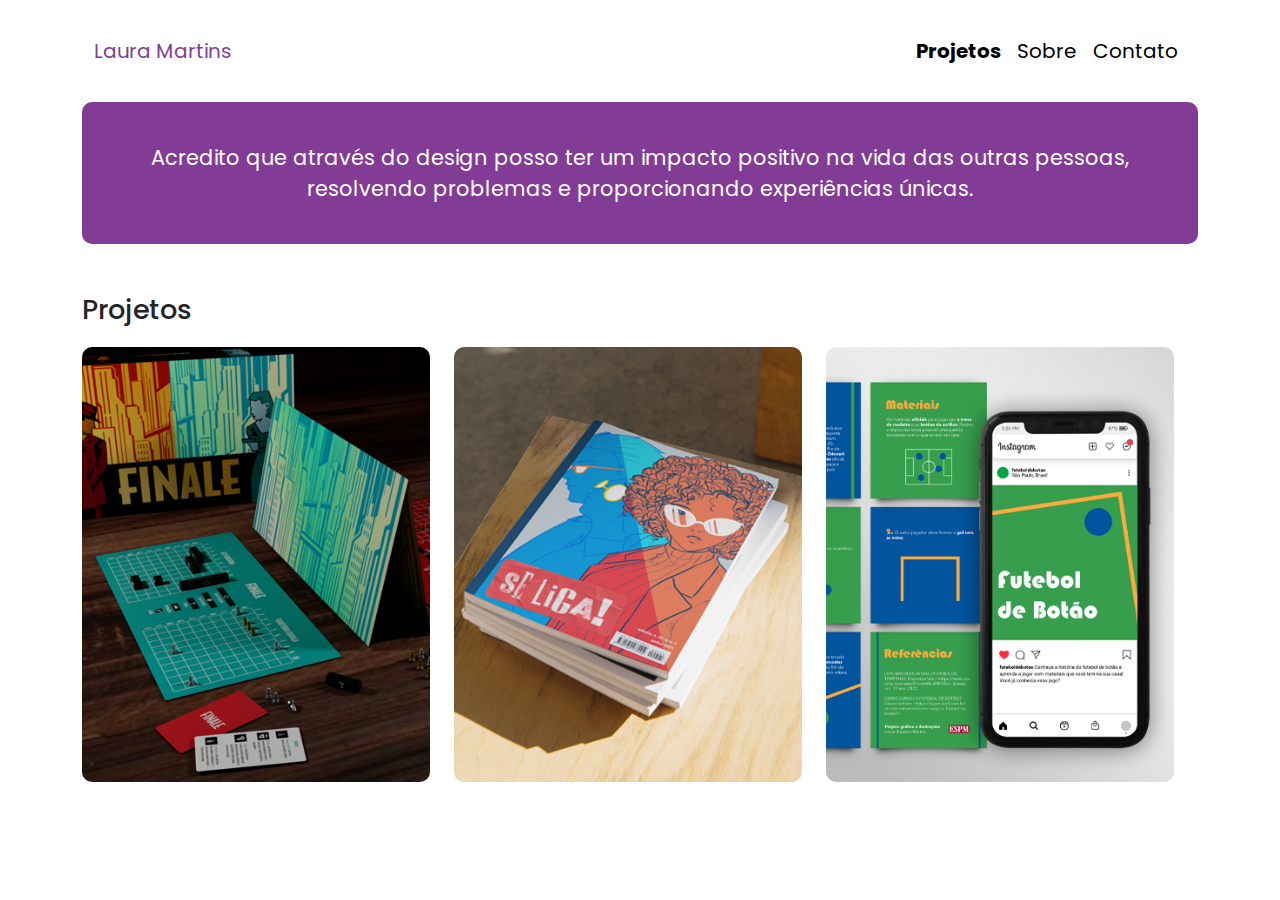
<file: index.html>
<!DOCTYPE html>
<html lang="en">

<head>
    <meta charset="UTF-8">
    <meta name="viewport" content="width=device-width, initial-scale=1.0">
    <title>Laura Martins</title>
    <link href="https://cdn.jsdelivr.net/npm/bootstrap@5.3.3/dist/css/bootstrap.min.css" rel="stylesheet" integrity="sha384-QWTKZyjpPEjISv5WaRU9OFeRpok6YctnYmDr5pNlyT2bRjXh0JMhjY6hW+ALEwIH" crossorigin="anonymous">
    <link rel="stylesheet" href="estilos.css">
    <link rel="preconnect" href="https://fonts.googleapis.com">
    <link rel="preconnect" href="https://fonts.gstatic.com" crossorigin>
    <link href="https://fonts.googleapis.com/css2?family=Poppins:ital,wght@0,100;0,200;0,300;0,400;0,500;0,600;0,700;0,800;0,900;1,100;1,200;1,300;1,400;1,500;1,600;1,700;1,800;1,900&display=swap" rel="stylesheet">
</head>

<body>
    <div id="principal" class="container">
      <nav class="navbar navbar-expand-lg">
        <div class="container-fluid">
          <a class="navbar-brand">Laura Martins</a>
          <button class="navbar-toggler" type="button" data-bs-toggle="collapse" data-bs-target="#navbarNavAltMarkup" aria-controls="navbarNavAltMarkup" aria-expanded="false" aria-label="Toggle navigation">
            <span class="navbar-toggler-icon"></span>
          </button>
          <div class="collapse navbar-collapse justify-content-end" id="navbarNavAltMarkup">
            <div class="navbar-nav">
              <a class="nav-link active" aria-current="page" href="#">Projetos</a>
              <a class="nav-link" href="sobre.html">Sobre</a>
              <a class="nav-link" href="contato.html">Contato</a>
            </div>
          </div>
        </div>
      </nav>

        <div id="frase">
          Acredito que através do design posso ter um impacto positivo na vida das outras pessoas, resolvendo problemas e proporcionando experiências únicas.
        </div>

        <h1>Projetos</h1>

        <div id="projetos" class="row justify-content-around">
          <div class="col-sm-4">
            <a href="projeto1.html">
              <img src="imagens/finale1.png" alt="Finale" id="projeto1" class="projetoimg">
              <p> </p>
            </a>
          </div>
          <div class="col-sm-4">
            <a href="projeto2.html">
              <img src="imagens/revista1.png" alt="Se Liga!" id="projeto2" class="projetoimg">
              <p> </p>
            </a>
          </div>
          <div class="col-sm-4">
            <a href="projeto3.html">
              <img src="imagens/futebol1.png" alt="Estalos Muleke" id="projeto3" class="projetoimg">
              <p> </p>
            </a>
          </div>
        </div>

        </div>
  
<script src="https://cdn.jsdelivr.net/npm/bootstrap@5.3.3/dist/js/bootstrap.bundle.min.js" integrity="sha384-YvpcrYf0tY3lHB60NNkmXc5s9fDVZLESaAA55NDzOxhy9GkcIdslK1eN7N6jIeHz" crossorigin="anonymous"></script>

</body>

</html>
</file>
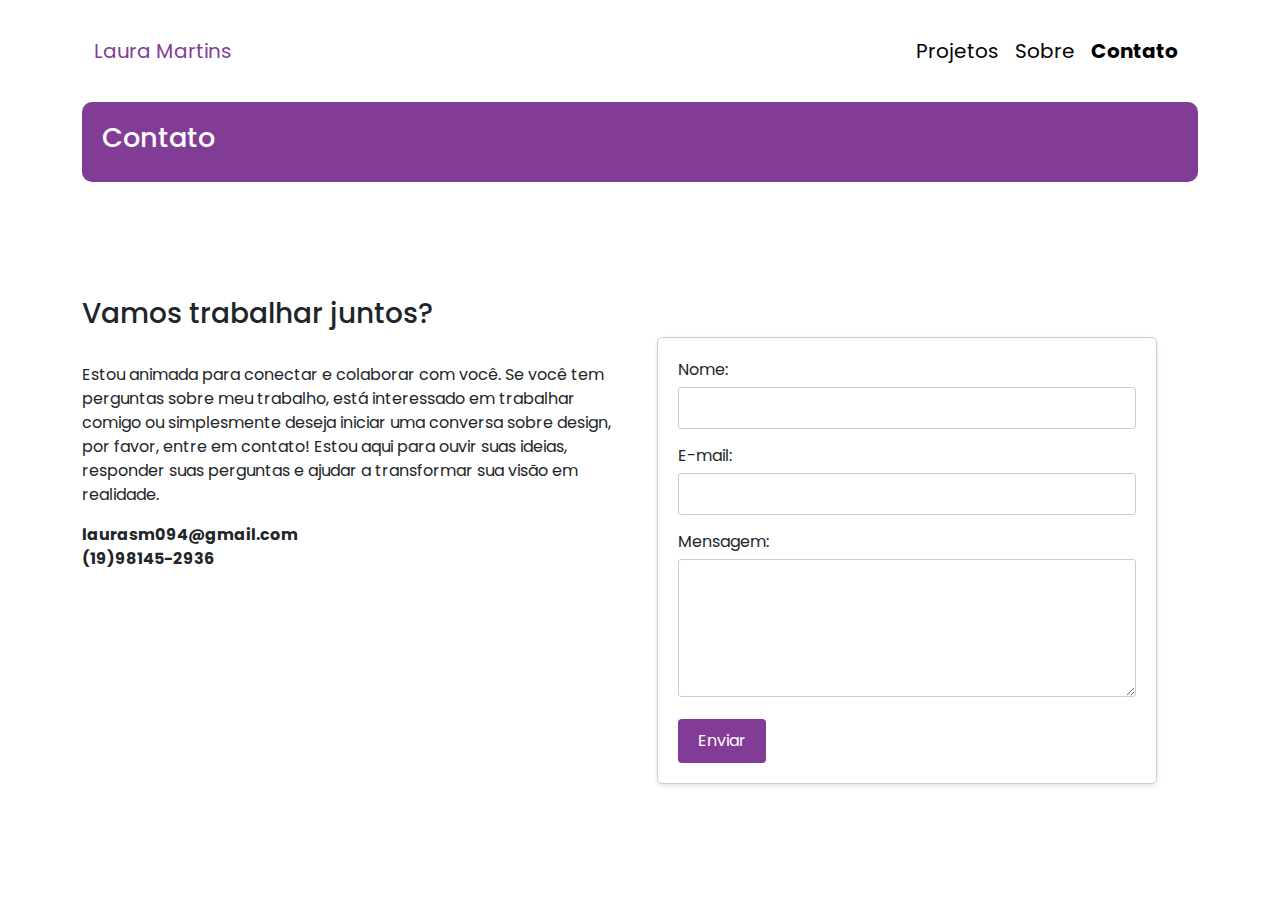
<file: contato.html>
<!DOCTYPE html>
<html lang="en">

<head>
    <meta charset="UTF-8">
    <meta name="viewport" content="width=device-width, initial-scale=1.0">
    <title>Contato</title>
    <link href="https://cdn.jsdelivr.net/npm/bootstrap@5.3.3/dist/css/bootstrap.min.css" rel="stylesheet" integrity="sha384-QWTKZyjpPEjISv5WaRU9OFeRpok6YctnYmDr5pNlyT2bRjXh0JMhjY6hW+ALEwIH" crossorigin="anonymous">
    <link rel="stylesheet" href="estilos.css">
    <link rel="preconnect" href="https://fonts.googleapis.com">
    <link rel="preconnect" href="https://fonts.gstatic.com" crossorigin>
    <link href="https://fonts.googleapis.com/css2?family=Poppins:ital,wght@0,100;0,200;0,300;0,400;0,500;0,600;0,700;0,800;0,900;1,100;1,200;1,300;1,400;1,500;1,600;1,700;1,800;1,900&display=swap" rel="stylesheet">
</head>

<body>
    <div id="principal" class="container">
      <nav class="navbar navbar-expand-lg">
        <div class="container-fluid">
          <a class="navbar-brand">Laura Martins</a>
          <button class="navbar-toggler" type="button" data-bs-toggle="collapse" data-bs-target="#navbarNavAltMarkup" aria-controls="navbarNavAltMarkup" aria-expanded="false" aria-label="Toggle navigation">
            <span class="navbar-toggler-icon"></span>
          </button>
          <div class="collapse navbar-collapse justify-content-end" id="navbarNavAltMarkup">
            <div class="navbar-nav">
              <a class="nav-link" href="index.html">Projetos</a>
              <a class="nav-link" href="sobre.html">Sobre</a>
              <a class="nav-link active" aria-current="page" href="#">Contato</a>
            </div>
          </div>
        </div>
      </nav>

      <div class="titulo">
        <h1>Contato</h1>
      </div>

      <div id="contato" class="row justify-content-around">
        <div class="col-sm-6" id="contatotexto">
          <h3>Vamos trabalhar juntos?</h3><br>
          <p>Estou animada para conectar e colaborar com você. Se você tem perguntas sobre meu trabalho, está interessado em trabalhar comigo ou simplesmente deseja iniciar uma conversa sobre design, por favor, entre em contato! Estou aqui para ouvir suas ideias, responder suas perguntas e ajudar a transformar sua visão em realidade.</p>
          <p><b>laurasm094@gmail.com<br>(19)98145-2936</b></p>
        </div>
        <div class="col-sm-6" id="form">
          <form id="contatoForm">
          
            <div class="campo">
              <label for="nome">Nome:</label>
              <input type="text" id="nome" name="nome" required>
            </div>
          
            <div class="campo">
              <label for="email">E-mail:</label>
              <input type="email" id="email" name="email" required>
            </div>
          
            <div class="campo">
              <label for="mensagem">Mensagem:</label>
              <textarea id="mensagem" name="mensagem" rows="5" required></textarea>
            </div>
          
            <button type="submit">Enviar</button>
          </form>
        </div>
      </div>

    </div>
  
<script src="https://cdn.jsdelivr.net/npm/bootstrap@5.3.3/dist/js/bootstrap.bundle.min.js" integrity="sha384-YvpcrYf0tY3lHB60NNkmXc5s9fDVZLESaAA55NDzOxhy9GkcIdslK1eN7N6jIeHz" crossorigin="anonymous"></script>
</body>

</html>
</file>
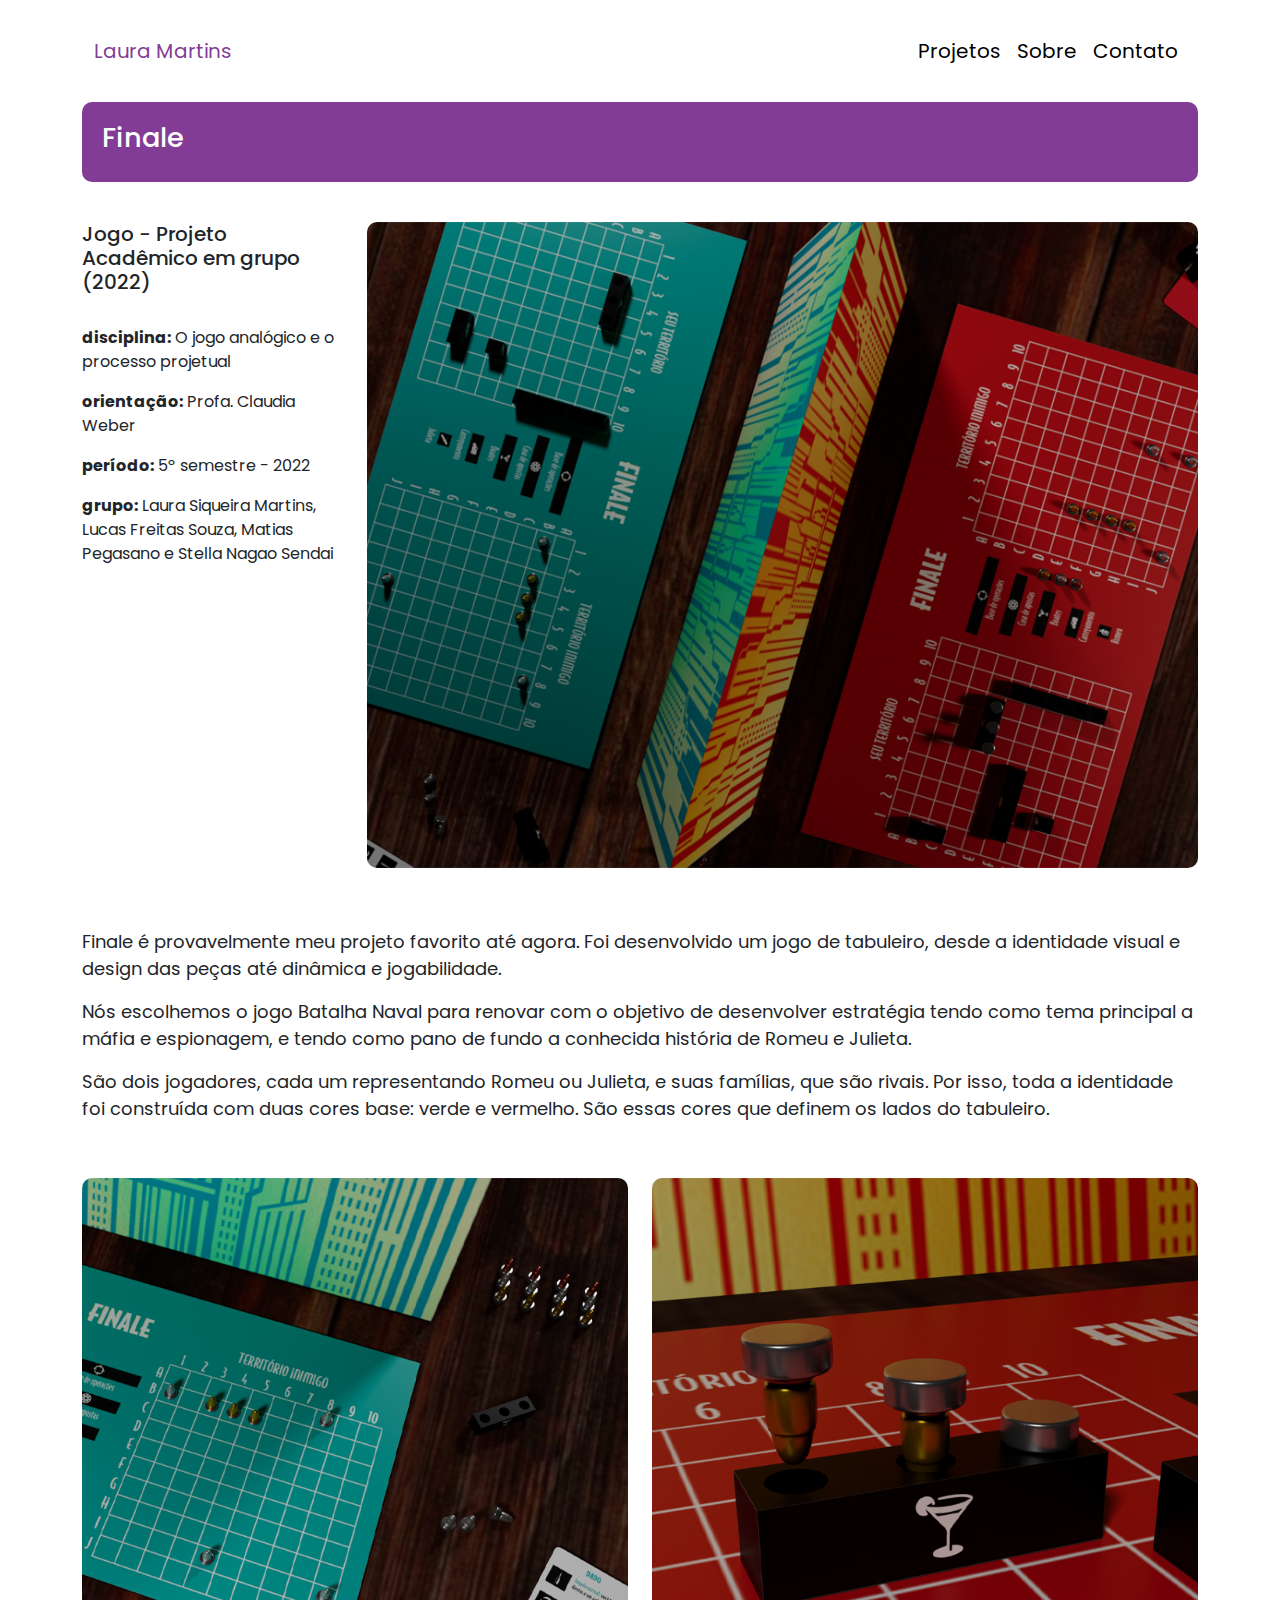
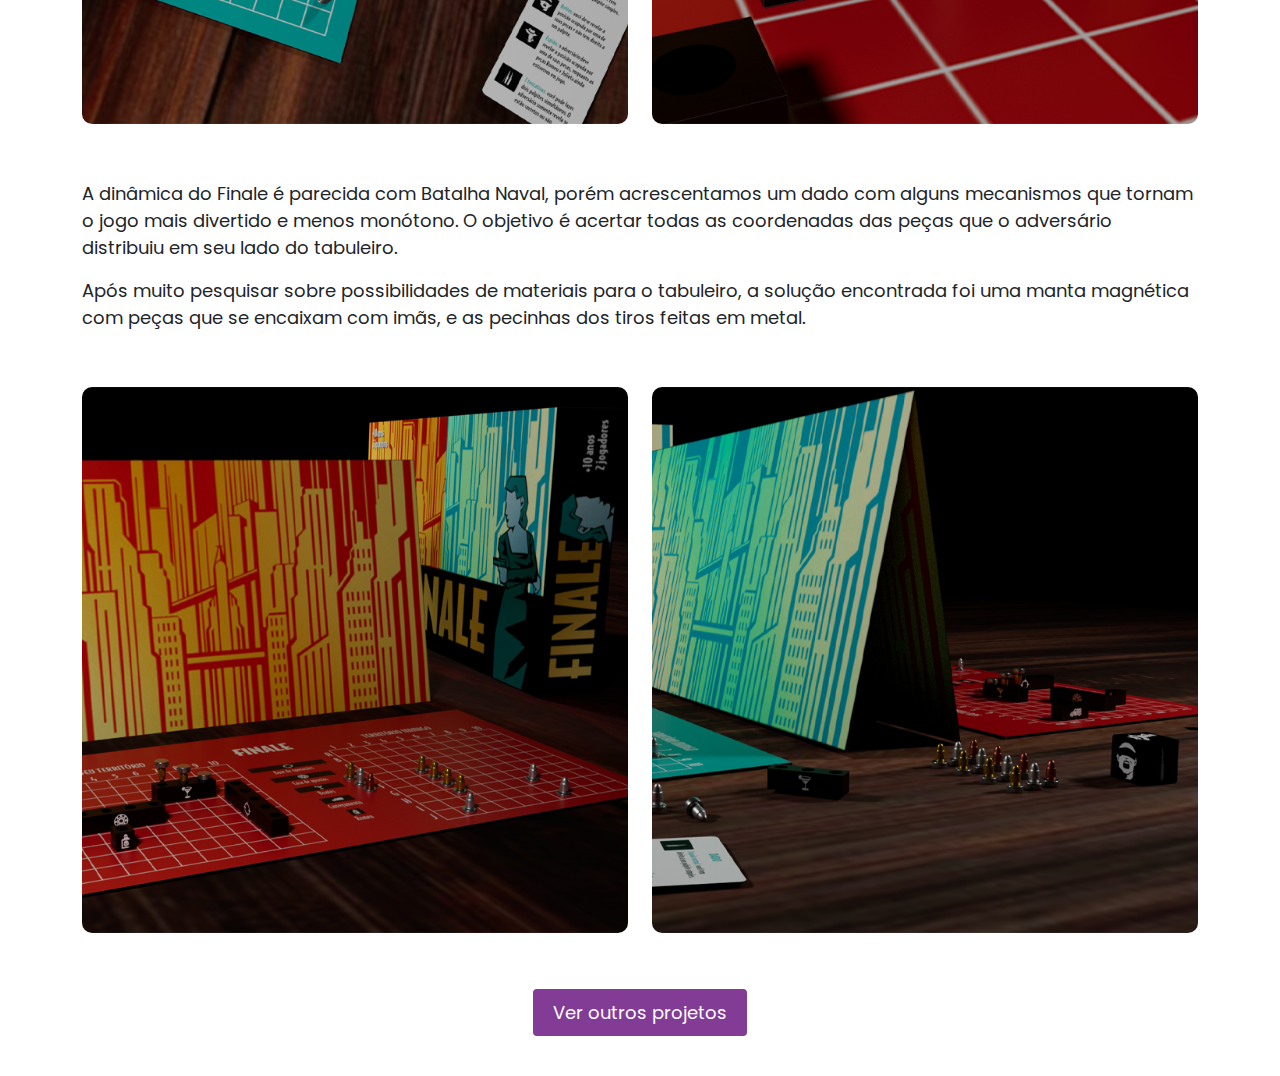
<file: projeto1.html>
<!DOCTYPE html>
<html lang="en">

<head>
    <meta charset="UTF-8">
    <meta name="viewport" content="width=device-width, initial-scale=1.0">
    <title>Finale</title>
    <link href="https://cdn.jsdelivr.net/npm/bootstrap@5.3.3/dist/css/bootstrap.min.css" rel="stylesheet" integrity="sha384-QWTKZyjpPEjISv5WaRU9OFeRpok6YctnYmDr5pNlyT2bRjXh0JMhjY6hW+ALEwIH" crossorigin="anonymous">
    <link rel="stylesheet" href="estilos.css">
    <link rel="preconnect" href="https://fonts.googleapis.com">
    <link rel="preconnect" href="https://fonts.gstatic.com" crossorigin>
    <link href="https://fonts.googleapis.com/css2?family=Poppins:ital,wght@0,100;0,200;0,300;0,400;0,500;0,600;0,700;0,800;0,900;1,100;1,200;1,300;1,400;1,500;1,600;1,700;1,800;1,900&display=swap" rel="stylesheet">
</head>

<body>
    <div id="principal" class="container">
      <nav class="navbar navbar-expand-lg">
        <div class="container-fluid">
          <a class="navbar-brand">Laura Martins</a>
          <button class="navbar-toggler" type="button" data-bs-toggle="collapse" data-bs-target="#navbarNavAltMarkup" aria-controls="navbarNavAltMarkup" aria-expanded="false" aria-label="Toggle navigation">
            <span class="navbar-toggler-icon"></span>
          </button>
          <div class="collapse navbar-collapse justify-content-end" id="navbarNavAltMarkup">
            <div class="navbar-nav">
              <a class="nav-link" href="index.html">Projetos</a>
              <a class="nav-link" href="sobre.html">Sobre</a>
              <a class="nav-link" href="contato.html">Contato</a>
            </div>
          </div>
        </div>
      </nav>

      <div class="titulo">
        <h1>Finale</h1>
      </div>

      <div id="capa" class="row justify-content-around">
        <div class="col-sm-3" id="tituloprojeto">
          <h5>Jogo - Projeto Acadêmico em grupo (2022)</h5>
          <p><br><b>disciplina:</b> O jogo analógico e o processo projetual</p> 
            
            <p><b>orientação:</b> Profa. Claudia Weber</p>
            
            <p><b>período:</b> 5º semestre - 2022</p>
            
            <p><b>grupo:</b> Laura Siqueira Martins, Lucas Freitas Souza, Matias Pegasano e Stella Nagao Sendai</p><br>
        </div>
        <div class="col-sm-9">
          <img src="imagens/finale2.png" alt="Finale" class="capaimg">
        </div>
      </div>

      <div class="textoprojeto">
        <p> Finale é provavelmente meu projeto favorito até agora. Foi desenvolvido um jogo de tabuleiro, desde a identidade visual e design das peças até dinâmica e jogabilidade. </p>
      
        <p>Nós escolhemos o jogo Batalha Naval para renovar com o objetivo de desenvolver estratégia tendo como tema principal a máfia e espionagem, e tendo como pano de fundo a conhecida história de Romeu e Julieta.</p>

        <p>São dois jogadores, cada um representando Romeu ou Julieta, e suas famílias, que são rivais. Por isso, toda a identidade foi construída com duas cores base: verde e vermelho. São essas cores que definem os lados do tabuleiro.</p>

        <div class="row justify-content-around">
          <div class="col-sm-6">
              <img src="imagens/finale3.png" alt="Finale">
              <p> </p>
          </div>
          <div class="col-sm-6">
              <img src="imagens/finale4.png" alt="Finale">
              <p> </p>
        </div>

        <p>A dinâmica do Finale é parecida com Batalha Naval, porém acrescentamos um dado com alguns mecanismos que tornam o jogo mais divertido e menos monótono. O objetivo é acertar todas as coordenadas das peças que o adversário distribuiu em seu lado do tabuleiro.</p>

        <p>Após muito pesquisar sobre possibilidades de materiais para o tabuleiro, a solução encontrada foi uma manta magnética com peças que se encaixam com imãs, e as pecinhas dos tiros feitas em metal.</p>
      </div>

      <div class="row justify-content-around">
        <div class="col-sm-6">
            <img src="imagens/finale5.png" alt="Finale">
            <p> </p>
        </div>
        <div class="col-sm-6">
            <img src="imagens/finale6.png" alt="Finale">
            <p> </p>
      </div>

      <div id="botao">
      <a href="index.html"><button type="button">Ver outros projetos</button></a>
      </div>

  
<script src="https://cdn.jsdelivr.net/npm/bootstrap@5.3.3/dist/js/bootstrap.bundle.min.js" integrity="sha384-YvpcrYf0tY3lHB60NNkmXc5s9fDVZLESaAA55NDzOxhy9GkcIdslK1eN7N6jIeHz" crossorigin="anonymous"></script>

</body>

</html>
</file>
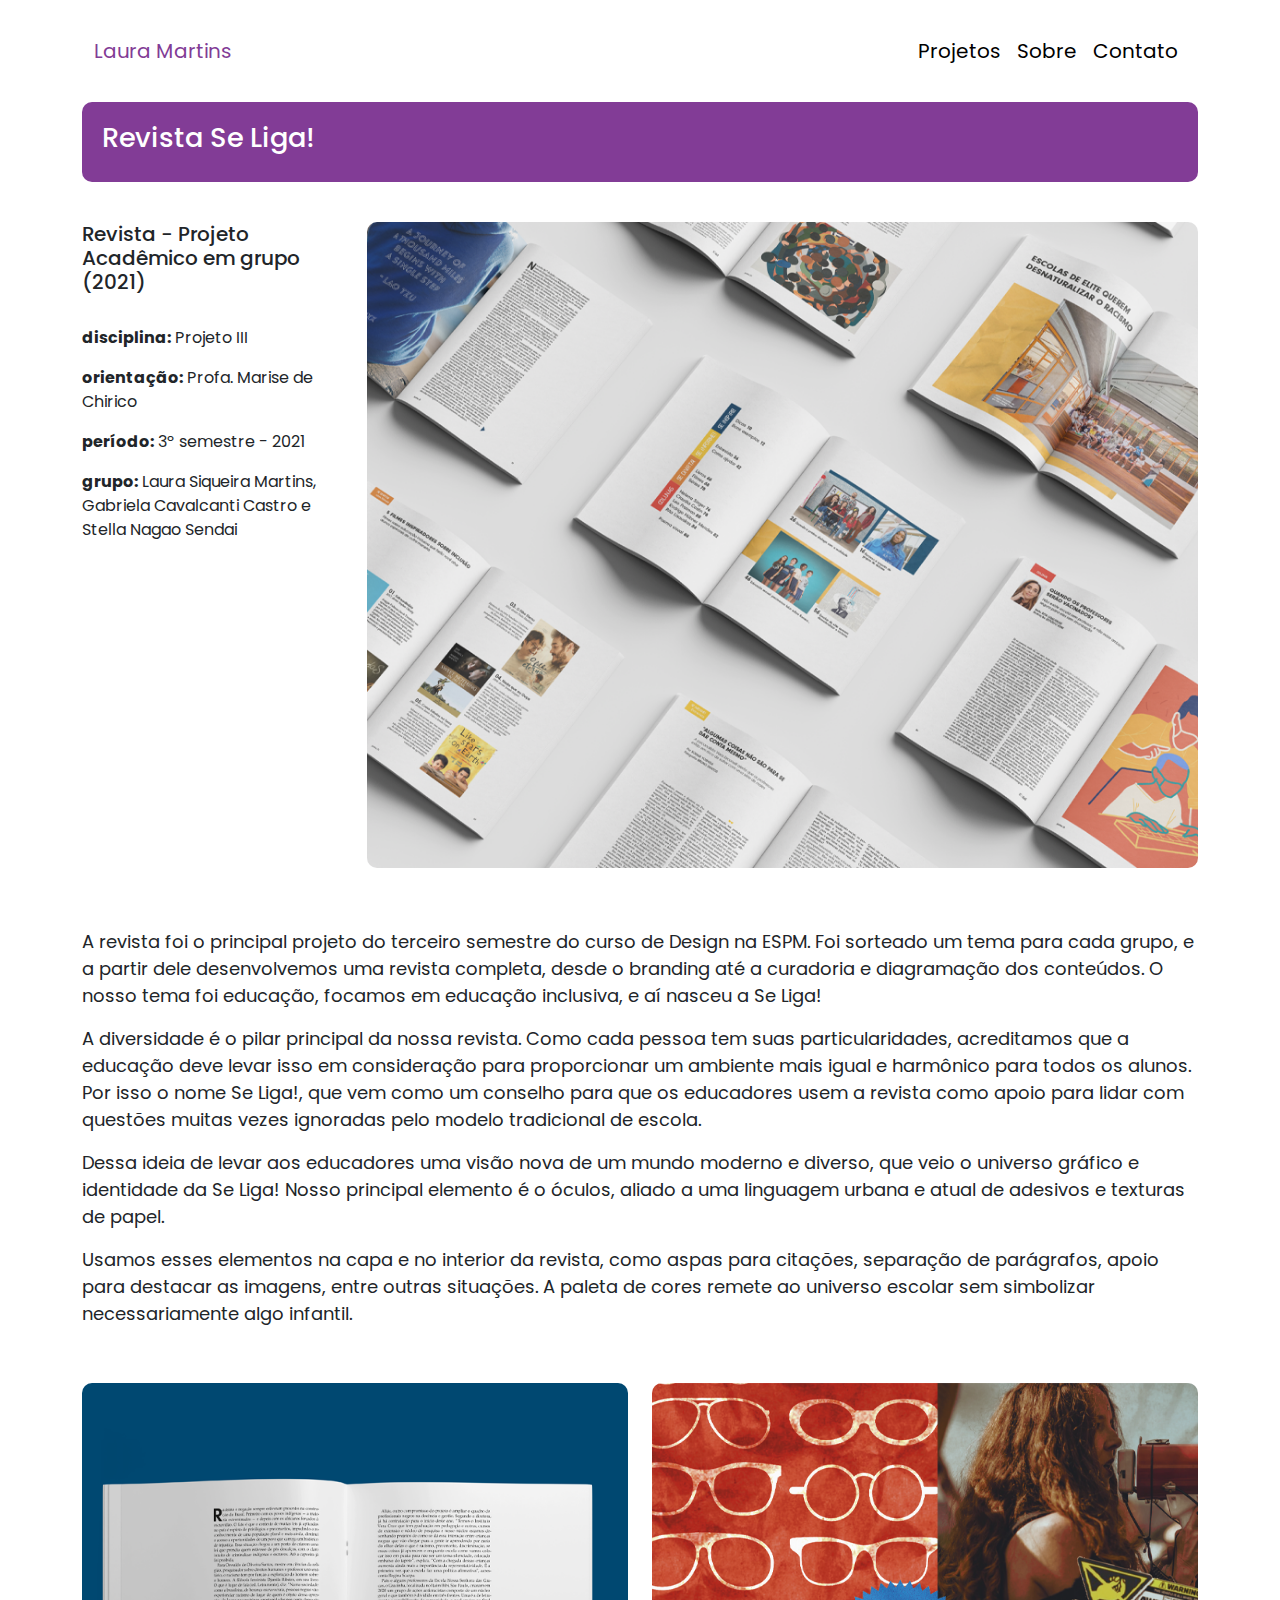
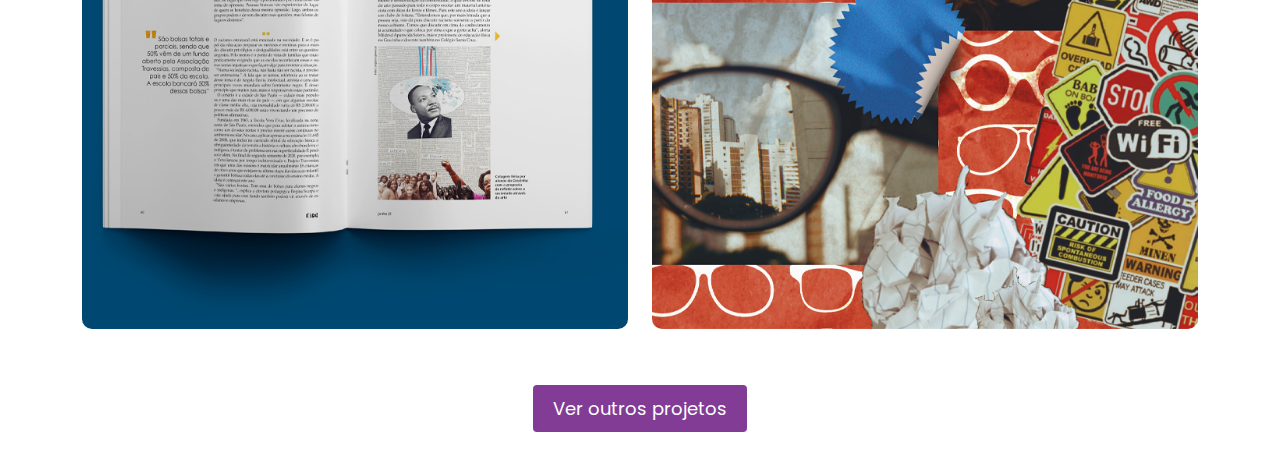
<file: projeto2.html>
<!DOCTYPE html>
<html lang="en">

<head>
    <meta charset="UTF-8">
    <meta name="viewport" content="width=device-width, initial-scale=1.0">
    <title>Revista Se Liga!</title>
    <link href="https://cdn.jsdelivr.net/npm/bootstrap@5.3.3/dist/css/bootstrap.min.css" rel="stylesheet" integrity="sha384-QWTKZyjpPEjISv5WaRU9OFeRpok6YctnYmDr5pNlyT2bRjXh0JMhjY6hW+ALEwIH" crossorigin="anonymous">
    <link rel="stylesheet" href="estilos.css">
    <link rel="preconnect" href="https://fonts.googleapis.com">
    <link rel="preconnect" href="https://fonts.gstatic.com" crossorigin>
    <link href="https://fonts.googleapis.com/css2?family=Poppins:ital,wght@0,100;0,200;0,300;0,400;0,500;0,600;0,700;0,800;0,900;1,100;1,200;1,300;1,400;1,500;1,600;1,700;1,800;1,900&display=swap" rel="stylesheet">
</head>

<body>
    <div id="principal" class="container">
      <nav class="navbar navbar-expand-lg">
        <div class="container-fluid">
          <a class="navbar-brand">Laura Martins</a>
          <button class="navbar-toggler" type="button" data-bs-toggle="collapse" data-bs-target="#navbarNavAltMarkup" aria-controls="navbarNavAltMarkup" aria-expanded="false" aria-label="Toggle navigation">
            <span class="navbar-toggler-icon"></span>
          </button>
          <div class="collapse navbar-collapse justify-content-end" id="navbarNavAltMarkup">
            <div class="navbar-nav">
              <a class="nav-link" href="index.html">Projetos</a>
              <a class="nav-link" href="sobre.html">Sobre</a>
              <a class="nav-link" href="contato.html">Contato</a>
            </div>
          </div>
        </div>
      </nav>

      <div class="titulo">
        <h1>Revista Se Liga!</h1>
      </div>

      <div id="capa" class="row justify-content-around">
        <div class="col-sm-3" id="tituloprojeto">
          <h5>Revista - Projeto Acadêmico em grupo (2021)</h5>
          <p><br><b>disciplina:</b> Projeto III</p> 
            
            <p><b>orientação:</b> Profa. Marise de Chirico</p>
            
            <p><b>período:</b> 3º semestre - 2021</p>
            
            <p><b>grupo:</b> Laura Siqueira Martins, Gabriela Cavalcanti Castro e Stella Nagao Sendai</p><br>
        </div>
        <div class="col-sm-9">
          <img src="imagens/revista2.png" alt="Finale" class="capaimg">
        </div>
      </div>

      <div class="textoprojeto">
        <p> A revista foi o principal projeto do terceiro semestre do curso de Design na ESPM. Foi sorteado um tema para cada grupo, e a partir dele desenvolvemos uma revista completa, desde o branding até a  curadoria e diagramação dos conteúdos. O nosso tema foi educação, focamos em educação inclusiva, e aí nasceu a Se Liga! </p>
      
        <p>A diversidade é o pilar principal da nossa revista. Como cada pessoa tem suas particularidades, acreditamos que a educação deve levar isso em consideração para proporcionar um ambiente mais igual e harmônico para todos os alunos. Por isso o nome Se Liga!, que vem como um conselho para que os educadores usem a revista como apoio para lidar com questões muitas vezes ignoradas pelo modelo tradicional de escola.</p>

        <p>Dessa ideia de levar aos educadores uma visão nova de um mundo moderno e diverso, que veio o universo gráfico e identidade da Se Liga! Nosso principal elemento é o óculos, aliado a uma linguagem urbana e atual de adesivos e texturas de papel.</p>

        <p>Usamos esses elementos na capa e no interior da revista, como aspas para citações, separação de parágrafos, apoio para destacar as imagens, entre outras situações. A paleta de cores remete ao universo escolar sem simbolizar necessariamente algo infantil.</p>

        <div class="row justify-content-around">
          <div class="col-sm-6">
              <img src="imagens/revista3.png" alt="Finale">
              <p> </p>
          </div>
          <div class="col-sm-6">
              <img src="imagens/revista4.png" alt="Finale">
              <p> </p>
        </div>

      <div id="botao">
        <a href="index.html"><button type="button">Ver outros projetos</button></a>
      </div>

<script src="https://cdn.jsdelivr.net/npm/bootstrap@5.3.3/dist/js/bootstrap.bundle.min.js" integrity="sha384-YvpcrYf0tY3lHB60NNkmXc5s9fDVZLESaAA55NDzOxhy9GkcIdslK1eN7N6jIeHz" crossorigin="anonymous"></script>

</body>

</html>
</file>
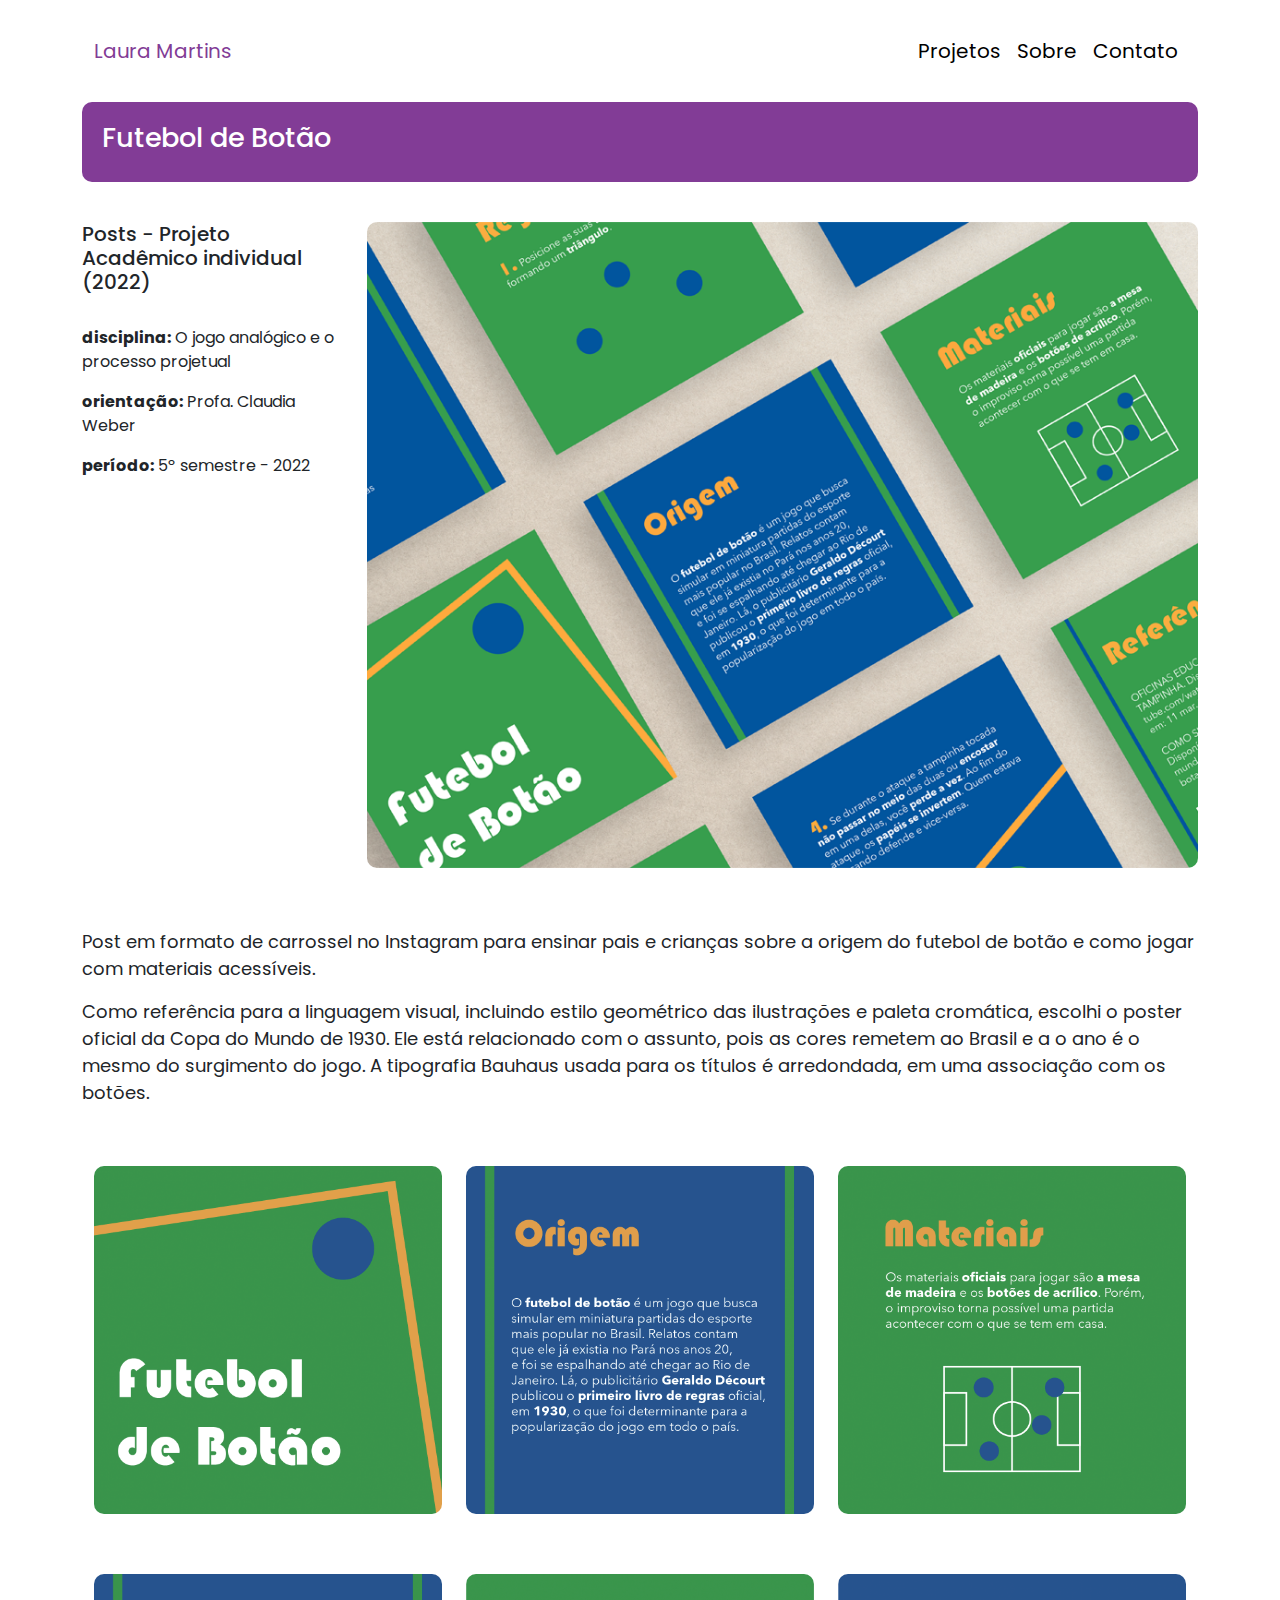
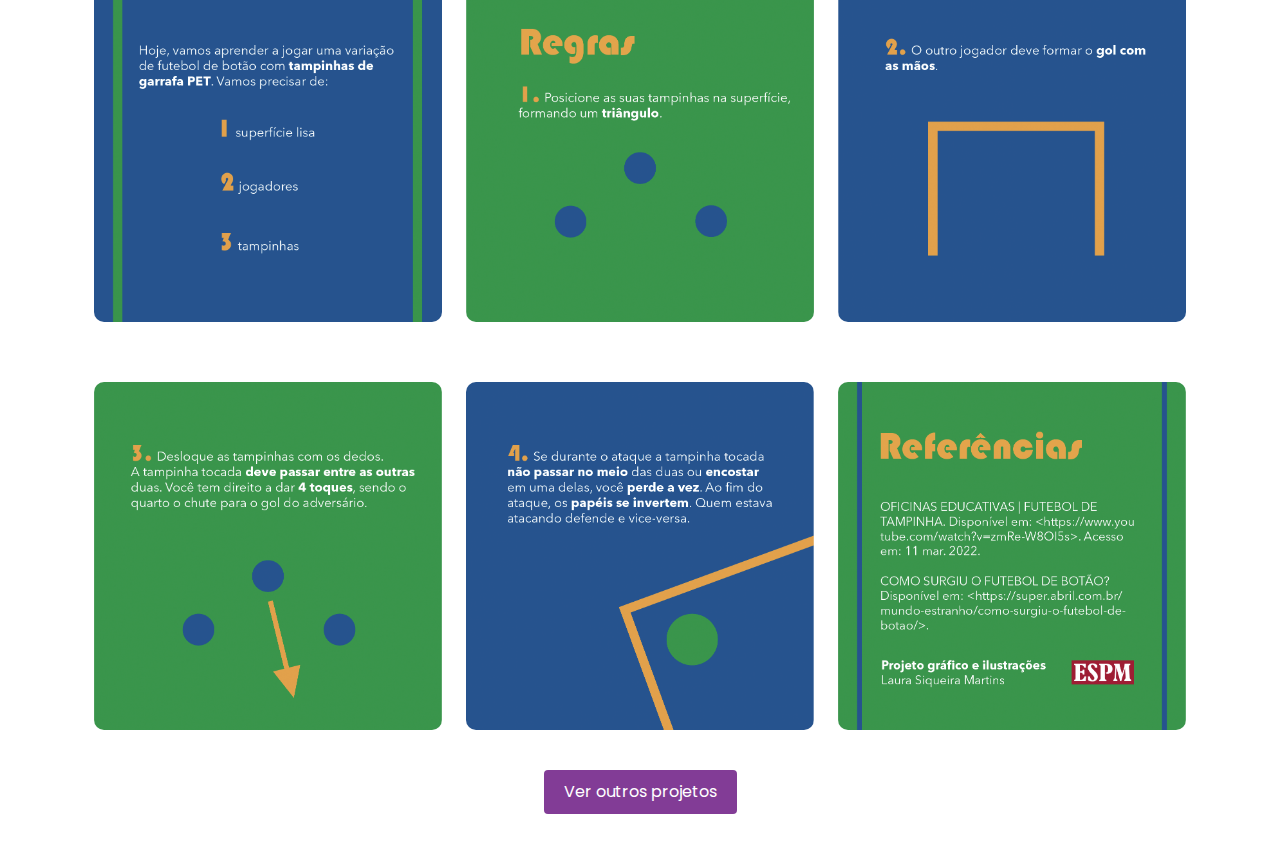
<file: projeto3.html>
<!DOCTYPE html>
<html lang="en">

<head>
    <meta charset="UTF-8">
    <meta name="viewport" content="width=device-width, initial-scale=1.0">
    <title>Futebol de Botão</title>
    <link href="https://cdn.jsdelivr.net/npm/bootstrap@5.3.3/dist/css/bootstrap.min.css" rel="stylesheet" integrity="sha384-QWTKZyjpPEjISv5WaRU9OFeRpok6YctnYmDr5pNlyT2bRjXh0JMhjY6hW+ALEwIH" crossorigin="anonymous">
    <link rel="stylesheet" href="estilos.css">
    <link rel="preconnect" href="https://fonts.googleapis.com">
    <link rel="preconnect" href="https://fonts.gstatic.com" crossorigin>
    <link href="https://fonts.googleapis.com/css2?family=Poppins:ital,wght@0,100;0,200;0,300;0,400;0,500;0,600;0,700;0,800;0,900;1,100;1,200;1,300;1,400;1,500;1,600;1,700;1,800;1,900&display=swap" rel="stylesheet">
</head>

<body>
    <div id="principal" class="container">
      <nav class="navbar navbar-expand-lg">
        <div class="container-fluid">
          <a class="navbar-brand">Laura Martins</a>
          <button class="navbar-toggler" type="button" data-bs-toggle="collapse" data-bs-target="#navbarNavAltMarkup" aria-controls="navbarNavAltMarkup" aria-expanded="false" aria-label="Toggle navigation">
            <span class="navbar-toggler-icon"></span>
          </button>
          <div class="collapse navbar-collapse justify-content-end" id="navbarNavAltMarkup">
            <div class="navbar-nav">
              <a class="nav-link" href="index.html">Projetos</a>
              <a class="nav-link" href="sobre.html">Sobre</a>
              <a class="nav-link" href="contato.html">Contato</a>
            </div>
          </div>
        </div>
      </nav>

      <div class="titulo">
        <h1>Futebol de Botão</h1>
      </div>

      <div id="capa" class="row justify-content-around">
        <div class="col-sm-3" id="tituloprojeto">
          <h5>Posts - Projeto Acadêmico individual (2022)</h5>
          <p><br><b>disciplina:</b> O jogo analógico e o processo projetual</p> 
            
            <p><b>orientação:</b> Profa. Claudia Weber</p>
            
            <p><b>período:</b> 5º semestre - 2022</p><br>
        </div>
        <div class="col-sm-9">
          <img src="imagens/futebol2.png" alt="Futebol de Botão" class="capaimg">
        </div>
      </div>

      <div class="textoprojeto">
        <p>Post em formato de carrossel no Instagram para ensinar pais e crianças sobre a origem do futebol de botão e como jogar com materiais acessíveis.</p>
      
        <p>Como referência para a linguagem visual, incluindo estilo geométrico das ilustrações e paleta cromática, escolhi o poster oficial da Copa do Mundo de 1930. Ele está relacionado com o assunto, pois as cores remetem ao Brasil e a o ano é o mesmo do surgimento do jogo. A tipografia Bauhaus usada para os títulos é arredondada, em uma associação com os botões.</p>

        <div id=grid class="container text-center">
          <div class="row row-cols-3 justify-content-around">
            <div class="col"><img src="imagens/post1.png" alt="Futebol de Botão"></div>
            <div class="col"><img src="imagens/post2.png" alt="Futebol de Botão"></div>
            <div class="col"><img src="imagens/post3.png" alt="Futebol de Botão"></div>
            <div class="col"><img src="imagens/post4.png" alt="Futebol de Botão"></div>
            <div class="col"><img src="imagens/post5.png" alt="Futebol de Botão"></div>
            <div class="col"><img src="imagens/post6.png" alt="Futebol de Botão"></div>
            <div class="col"><img src="imagens/post7.png" alt="Futebol de Botão"></div>
            <div class="col"><img src="imagens/post8.png" alt="Futebol de Botão"></div>
            <div class="col"><img src="imagens/post9.png" alt="Futebol de Botão"></div>
          </div>
        </div>
        </div>

        <div id="botao">
          <a href="index.html"><button type="button">Ver outros projetos</button></a>
        </div>

  
<script src="https://cdn.jsdelivr.net/npm/bootstrap@5.3.3/dist/js/bootstrap.bundle.min.js" integrity="sha384-YvpcrYf0tY3lHB60NNkmXc5s9fDVZLESaAA55NDzOxhy9GkcIdslK1eN7N6jIeHz" crossorigin="anonymous"></script>

</body>

</html>
</file>
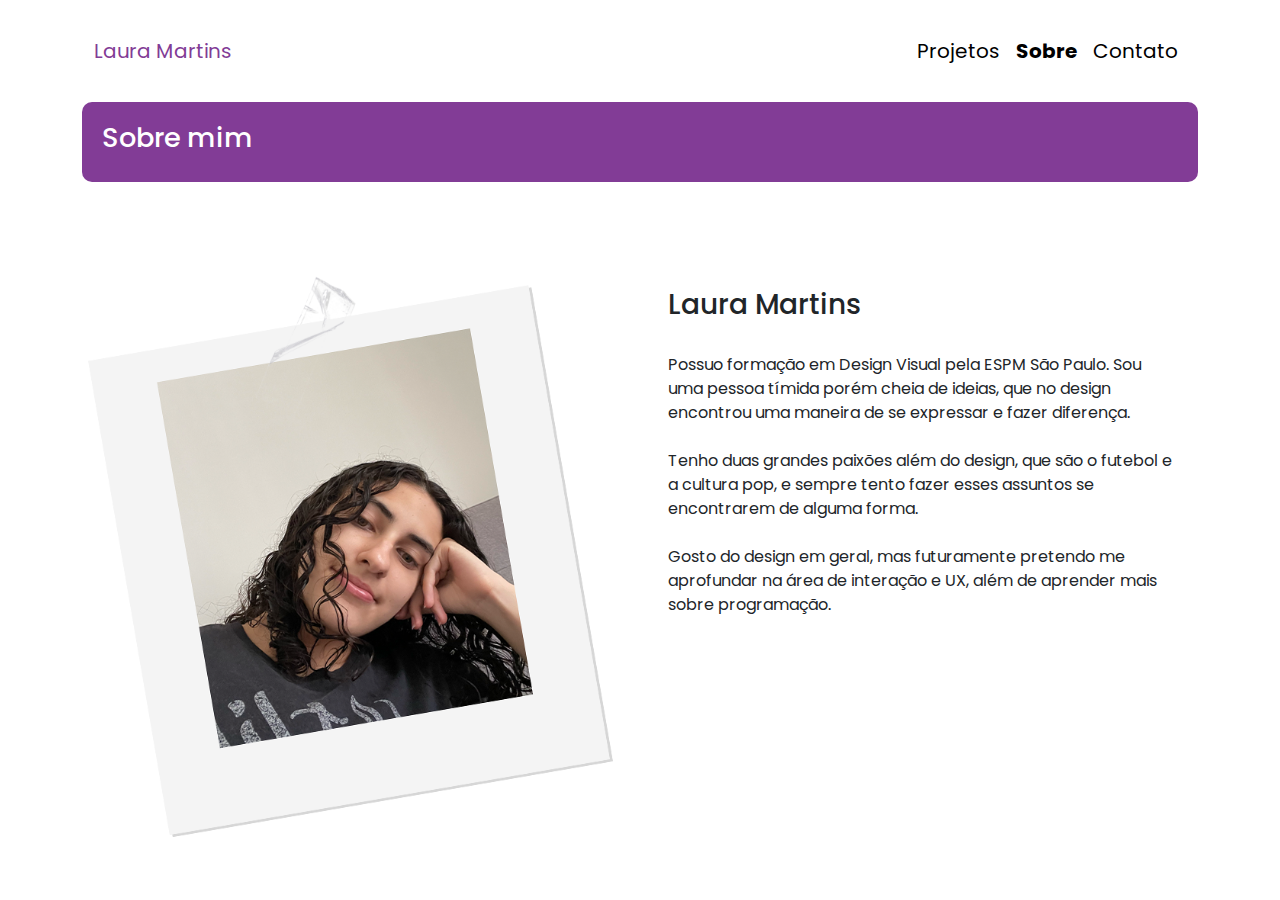
<file: sobre.html>
<!DOCTYPE html>
<html lang="en">

<head>
    <meta charset="UTF-8">
    <meta name="viewport" content="width=device-width, initial-scale=1.0">
    <title>Sobre mim</title>
    <link href="https://cdn.jsdelivr.net/npm/bootstrap@5.3.3/dist/css/bootstrap.min.css" rel="stylesheet" integrity="sha384-QWTKZyjpPEjISv5WaRU9OFeRpok6YctnYmDr5pNlyT2bRjXh0JMhjY6hW+ALEwIH" crossorigin="anonymous">
    <link rel="stylesheet" href="estilos.css">
    <link rel="preconnect" href="https://fonts.googleapis.com">
    <link rel="preconnect" href="https://fonts.gstatic.com" crossorigin>
    <link href="https://fonts.googleapis.com/css2?family=Poppins:ital,wght@0,100;0,200;0,300;0,400;0,500;0,600;0,700;0,800;0,900;1,100;1,200;1,300;1,400;1,500;1,600;1,700;1,800;1,900&display=swap" rel="stylesheet">
</head>

<body>
    <div id="principal" class="container">
      <nav class="navbar navbar-expand-lg">
        <div class="container-fluid">
          <a class="navbar-brand">Laura Martins</a>
          <button class="navbar-toggler" type="button" data-bs-toggle="collapse" data-bs-target="#navbarNavAltMarkup" aria-controls="navbarNavAltMarkup" aria-expanded="false" aria-label="Toggle navigation">
            <span class="navbar-toggler-icon"></span>
          </button>
          <div class="collapse navbar-collapse justify-content-end" id="navbarNavAltMarkup">
            <div class="navbar-nav">
              <a class="nav-link" href="index.html">Projetos</a>
              <a class="nav-link active" aria-current="page" href="#">Sobre</a>
              <a class="nav-link" href="contato.html">Contato</a>
            </div>
          </div>
        </div>
      </nav>
      
      <div class="titulo">
      <h1>Sobre mim</h1>
      </div>

      <div id="sobremim" class="row justify-content-around">
        <div class="col-sm-6">
            <img src="imagens/sobre.png" alt="Eu" id="sobreimg">
            <p> </p>
        </div>
        <div class="col-sm-6" id="sobretexto">
          <h3>Laura Martins</h3><br>
          <p>Possuo formação em Design Visual pela ESPM São Paulo. Sou uma pessoa tímida porém cheia de ideias, que no design encontrou uma maneira de se expressar e fazer diferença.<br><br>
          Tenho duas grandes paixões além do design, que são o futebol e a cultura pop, e sempre tento fazer esses assuntos se encontrarem de alguma forma.<br><br>
          Gosto do design em geral, mas futuramente pretendo me aprofundar na área de interação e UX, além de aprender mais sobre programação.</p>
        </div>
      </div>

    </div>
  
<script src="https://cdn.jsdelivr.net/npm/bootstrap@5.3.3/dist/js/bootstrap.bundle.min.js" integrity="sha384-YvpcrYf0tY3lHB60NNkmXc5s9fDVZLESaAA55NDzOxhy9GkcIdslK1eN7N6jIeHz" crossorigin="anonymous"></script>

</body>

</html>
</file>
<file: estilos.css>
.navbar-brand {
    color: rgb(130, 60, 150);
}

.nav-link {
    color: black;
    font-size: 1.25em;
}

.navbar-nav {
    display: flex;
    flex-direction: column;
}

.nav-link:hover {
    color:rgb(130, 60, 150);
    font-weight: bold;
}

.nav-link.active {
    font-weight: bold;
    color:rgb(130, 60, 150);
}

#frase {
    max-height: 300px;
    margin-top: 20px;
    margin-bottom: 50px;
    text-align: center;
    font-size: 1.3em;
    background-color: rgb(130, 60, 150);
    color: white;
    display: flex;
    align-items: center;
    justify-content: center;
    padding: 40px;
    border-radius: 10px;
}

img {
    width: 100%;
    border-radius: 10px;
}

#projetos {
    margin-top: 20px;
    text-align: center;
    width: 100%;
}

#principal {
    font-family: "Poppins", sans-serif;
    font-weight: 400;
    font-style: normal;
    margin-top: 20px;
    align-items: center;
    justify-content: center;
}


.projetoimg:hover {
    opacity: 0.3;
}

h1 {
    font-size: 1.7em;
}

.titulo {
    margin-top: 20px;
    background-color: rgb(130, 60, 150);
    color: white;
    min-height: 80px;
    padding-left: 20px;
    display: flex;
    align-items: center;
    border-radius: 10px;
}

#sobretexto {
    align-items: center;
    padding-left: 40px;
    margin-top: 5%;
}

#sobreimg {
    filter: drop-shadow(3px 2px rgb(214, 214, 214));
}

#sobremim {
    width: 100%;
    margin-top: 50px;
}

#contato {
    width: 100%;
    margin-top: 75px;
}

form {
    max-width: 500px;
    margin: 40px auto;
    padding: 20px;
    border: 1px solid #ccc;
    border-radius: 5px;
    box-shadow: 0 2px 5px rgba(0, 0, 0, 0.1);
}
  
h2 {
    text-align: center;
    margin-bottom: 20px;
}
  
.campo {
    margin-bottom: 15px;
}
  
label {
    display: block;
    margin-bottom: 5px;
}
  
input,textarea {
    width: 100%;
    padding: 8px;
    border: 1px solid #ccc;
    border-radius: 3px;
}

button {
    background-color: rgb(130, 60, 150);
    color: white;
    padding: 10px 20px;
    border-radius: 4px;
    border: none;
}
  
button:hover {
    opacity: 0.3;
}

#capa {
    margin-top: 40px;
}

.textoprojeto {
    font-size: 18px;
    margin-top: 60px;
}

.col-sm-6 {
    margin-top: 40px;
    margin-bottom: 40px;
}

#botao {
    text-align: center;
    margin-bottom: 40px;
}

.col {
    margin-top: 20px;
    margin-bottom: 40px;
}

#grid {
    margin-top: 40px;
    display: flex;
    width: 100%;
}
</file>
